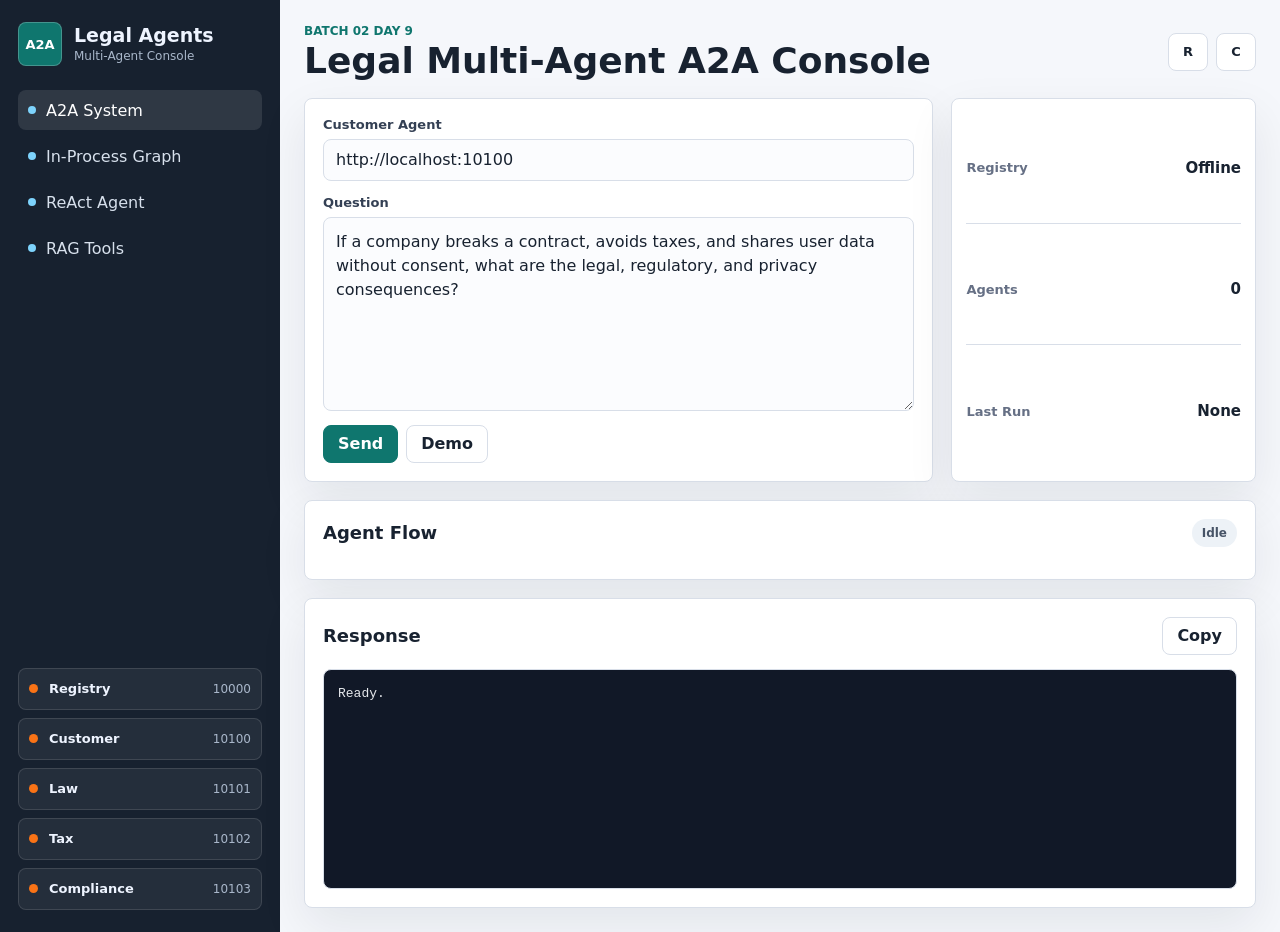
<file: web_ui/index.html>
<!doctype html>
<html lang="en">
  <head>
    <meta charset="utf-8" />
    <meta name="viewport" content="width=device-width, initial-scale=1" />
    <title>Legal Multi-Agent Console</title>
    <link rel="stylesheet" href="styles.css" />
  </head>
  <body>
    <div class="app-shell">
      <aside class="sidebar" aria-label="System navigation">
        <div class="brand">
          <div class="brand-mark">A2A</div>
          <div>
            <h1>Legal Agents</h1>
            <p>Multi-Agent Console</p>
          </div>
        </div>

        <nav class="nav-list" aria-label="Stages">
          <button class="nav-item active" type="button" data-stage="stage5">
            <span class="nav-dot"></span>
            A2A System
          </button>
          <button class="nav-item" type="button" data-stage="stage4">
            <span class="nav-dot"></span>
            In-Process Graph
          </button>
          <button class="nav-item" type="button" data-stage="stage3">
            <span class="nav-dot"></span>
            ReAct Agent
          </button>
          <button class="nav-item" type="button" data-stage="stage2">
            <span class="nav-dot"></span>
            RAG Tools
          </button>
        </nav>

        <div class="service-list" id="serviceList" aria-label="Service status"></div>
      </aside>

      <main class="workspace">
        <header class="topbar">
          <div>
            <p class="eyebrow">Batch 02 Day 9</p>
            <h2>Legal Multi-Agent A2A Console</h2>
          </div>
          <div class="topbar-actions">
            <button class="icon-button" id="refreshStatus" type="button" title="Refresh status" aria-label="Refresh status">
              <span class="icon">R</span>
            </button>
            <button class="icon-button" id="clearOutput" type="button" title="Clear output" aria-label="Clear output">
              <span class="icon">C</span>
            </button>
          </div>
        </header>

        <section class="query-layout">
          <div class="composer-panel">
            <div class="field-row">
              <label for="customerEndpoint">Customer Agent</label>
              <input id="customerEndpoint" type="url" value="http://localhost:10100" spellcheck="false" />
            </div>

            <div class="field-row">
              <label for="questionInput">Question</label>
              <textarea id="questionInput" rows="7">If a company breaks a contract, avoids taxes, and shares user data without consent, what are the legal, regulatory, and privacy consequences?</textarea>
            </div>

            <div class="action-row">
              <button class="primary-button" id="sendQuestion" type="button">Send</button>
              <button class="secondary-button" id="runDemo" type="button">Demo</button>
            </div>
          </div>

          <div class="metrics-panel" aria-label="System metrics">
            <div class="metric">
              <span class="metric-label">Registry</span>
              <strong id="registryMetric">Unknown</strong>
            </div>
            <div class="metric">
              <span class="metric-label">Agents</span>
              <strong id="agentMetric">0</strong>
            </div>
            <div class="metric">
              <span class="metric-label">Last Run</span>
              <strong id="lastRunMetric">None</strong>
            </div>
          </div>
        </section>

        <section class="flow-section" aria-label="Agent flow">
          <div class="section-heading">
            <h3>Agent Flow</h3>
            <span id="runState" class="status-pill idle">Idle</span>
          </div>
          <div class="timeline" id="timeline"></div>
        </section>

        <section class="response-section" aria-label="Response">
          <div class="section-heading">
            <h3>Response</h3>
            <button class="text-button" id="copyResponse" type="button">Copy</button>
          </div>
          <pre id="responseOutput">Ready.</pre>
        </section>
      </main>
    </div>

    <script src="app.js"></script>
  </body>
</html>
</file>
<file: web_ui/styles.css>
:root {
  color-scheme: light;
  --bg: #f5f7fb;
  --panel: #ffffff;
  --panel-strong: #f0f4f8;
  --text: #182230;
  --muted: #667085;
  --line: #d8dee8;
  --accent: #0f766e;
  --accent-strong: #115e59;
  --accent-soft: #d9f4ef;
  --warning: #b45309;
  --danger: #b42318;
  --ok: #15803d;
  --shadow: 0 18px 48px rgba(16, 24, 40, 0.08);
}

* {
  box-sizing: border-box;
}

body {
  margin: 0;
  min-height: 100vh;
  background: var(--bg);
  color: var(--text);
  font-family:
    Inter, ui-sans-serif, system-ui, -apple-system, BlinkMacSystemFont, "Segoe UI",
    sans-serif;
}

button,
input,
textarea {
  font: inherit;
}

button {
  cursor: pointer;
}

.app-shell {
  display: grid;
  grid-template-columns: 280px minmax(0, 1fr);
  min-height: 100vh;
}

.sidebar {
  display: flex;
  flex-direction: column;
  gap: 24px;
  padding: 22px 18px;
  background: #17212f;
  color: #eef4ff;
}

.brand {
  display: flex;
  align-items: center;
  gap: 12px;
}

.brand-mark {
  display: grid;
  place-items: center;
  width: 44px;
  height: 44px;
  border: 1px solid rgba(255, 255, 255, 0.22);
  border-radius: 8px;
  background: #0f766e;
  color: white;
  font-size: 13px;
  font-weight: 800;
}

.brand h1,
.brand p,
.topbar h2,
.topbar p,
.section-heading h3 {
  margin: 0;
}

.brand h1 {
  font-size: 19px;
  line-height: 1.15;
}

.brand p {
  margin-top: 3px;
  color: #a9b7ca;
  font-size: 12px;
}

.nav-list {
  display: grid;
  gap: 6px;
}

.nav-item {
  display: flex;
  align-items: center;
  gap: 10px;
  width: 100%;
  min-height: 40px;
  border: 0;
  border-radius: 8px;
  padding: 8px 10px;
  background: transparent;
  color: #d7e0ec;
  text-align: left;
}

.nav-item.active,
.nav-item:hover {
  background: rgba(255, 255, 255, 0.1);
  color: white;
}

.nav-dot {
  width: 8px;
  height: 8px;
  border-radius: 50%;
  background: #7dd3fc;
}

.service-list {
  display: grid;
  gap: 8px;
  margin-top: auto;
}

.service-item {
  display: grid;
  grid-template-columns: 10px minmax(0, 1fr) auto;
  align-items: center;
  gap: 10px;
  min-height: 42px;
  padding: 8px 10px;
  border: 1px solid rgba(255, 255, 255, 0.12);
  border-radius: 8px;
  background: rgba(255, 255, 255, 0.06);
}

.service-dot {
  width: 9px;
  height: 9px;
  border-radius: 50%;
  background: #94a3b8;
}

.service-dot.online {
  background: #22c55e;
}

.service-dot.offline {
  background: #f97316;
}

.service-name {
  overflow: hidden;
  text-overflow: ellipsis;
  white-space: nowrap;
  font-size: 13px;
  font-weight: 700;
}

.service-port {
  color: #a9b7ca;
  font-size: 12px;
}

.workspace {
  display: grid;
  gap: 18px;
  align-content: start;
  padding: 24px;
}

.topbar {
  display: flex;
  align-items: center;
  justify-content: space-between;
  gap: 16px;
}

.eyebrow {
  color: var(--accent);
  font-size: 12px;
  font-weight: 800;
  letter-spacing: 0;
  text-transform: uppercase;
}

.topbar h2 {
  margin-top: 4px;
  font-size: clamp(24px, 3vw, 36px);
  line-height: 1.05;
}

.topbar-actions,
.action-row {
  display: flex;
  gap: 8px;
}

.icon-button,
.text-button,
.primary-button,
.secondary-button {
  min-height: 38px;
  border-radius: 8px;
  border: 1px solid var(--line);
  background: var(--panel);
  color: var(--text);
}

.icon-button {
  display: grid;
  place-items: center;
  width: 40px;
}

.icon {
  font-size: 13px;
  font-weight: 900;
}

.query-layout {
  display: grid;
  grid-template-columns: minmax(0, 1.55fr) minmax(260px, 0.75fr);
  gap: 18px;
}

.composer-panel,
.metrics-panel,
.flow-section,
.response-section {
  border: 1px solid var(--line);
  border-radius: 8px;
  background: var(--panel);
  box-shadow: var(--shadow);
}

.composer-panel {
  display: grid;
  gap: 14px;
  padding: 18px;
}

.field-row {
  display: grid;
  gap: 7px;
}

label {
  color: #344054;
  font-size: 13px;
  font-weight: 800;
}

input,
textarea {
  width: 100%;
  border: 1px solid var(--line);
  border-radius: 8px;
  background: #fbfcfe;
  color: var(--text);
  outline: none;
}

input {
  min-height: 42px;
  padding: 0 12px;
}

textarea {
  min-height: 170px;
  padding: 12px;
  resize: vertical;
  line-height: 1.5;
}

input:focus,
textarea:focus {
  border-color: var(--accent);
  box-shadow: 0 0 0 3px var(--accent-soft);
}

.primary-button,
.secondary-button,
.text-button {
  padding: 0 14px;
  font-weight: 800;
}

.primary-button {
  border-color: var(--accent);
  background: var(--accent);
  color: white;
}

.primary-button:hover {
  background: var(--accent-strong);
}

.secondary-button:hover,
.icon-button:hover,
.text-button:hover {
  background: var(--panel-strong);
}

.metrics-panel {
  display: grid;
  gap: 10px;
  padding: 14px;
}

.metric {
  display: flex;
  align-items: center;
  justify-content: space-between;
  gap: 12px;
  min-height: 48px;
  border-bottom: 1px solid var(--line);
}

.metric:last-child {
  border-bottom: 0;
}

.metric-label {
  color: var(--muted);
  font-size: 13px;
  font-weight: 700;
}

.metric strong {
  font-size: 15px;
}

.flow-section,
.response-section {
  padding: 18px;
}

.section-heading {
  display: flex;
  align-items: center;
  justify-content: space-between;
  gap: 12px;
  margin-bottom: 14px;
}

.section-heading h3 {
  font-size: 18px;
}

.status-pill {
  display: inline-flex;
  align-items: center;
  min-height: 28px;
  border-radius: 999px;
  padding: 0 10px;
  font-size: 12px;
  font-weight: 900;
}

.status-pill.idle {
  background: #edf2f7;
  color: #475467;
}

.status-pill.running {
  background: #fff7ed;
  color: var(--warning);
}

.status-pill.done {
  background: #ecfdf3;
  color: var(--ok);
}

.status-pill.error {
  background: #fef3f2;
  color: var(--danger);
}

.timeline {
  display: grid;
  gap: 10px;
}

.timeline-step {
  display: grid;
  grid-template-columns: 34px minmax(0, 1fr);
  gap: 12px;
  padding: 12px;
  border: 1px solid var(--line);
  border-radius: 8px;
  background: #fbfcfe;
}

.step-index {
  display: grid;
  place-items: center;
  width: 34px;
  height: 34px;
  border-radius: 8px;
  background: var(--accent-soft);
  color: var(--accent-strong);
  font-size: 13px;
  font-weight: 900;
}

.step-title {
  margin: 0;
  font-weight: 900;
}

.step-detail {
  margin: 4px 0 0;
  color: var(--muted);
  font-size: 13px;
  line-height: 1.45;
}

pre {
  overflow: auto;
  min-height: 220px;
  max-height: 420px;
  margin: 0;
  border: 1px solid var(--line);
  border-radius: 8px;
  padding: 14px;
  background: #111827;
  color: #e5e7eb;
  font: 13px/1.55 "Cascadia Code", "SFMono-Regular", Consolas, monospace;
  white-space: pre-wrap;
}

@media (max-width: 980px) {
  .app-shell {
    grid-template-columns: 1fr;
  }

  .sidebar {
    min-height: auto;
  }

  .query-layout {
    grid-template-columns: 1fr;
  }
}

@media (max-width: 620px) {
  .workspace {
    padding: 16px;
  }

  .topbar,
  .section-heading,
  .action-row {
    align-items: stretch;
    flex-direction: column;
  }

  .topbar-actions {
    justify-content: flex-start;
  }

  .primary-button,
  .secondary-button,
  .text-button {
    width: 100%;
  }
}
</file>
